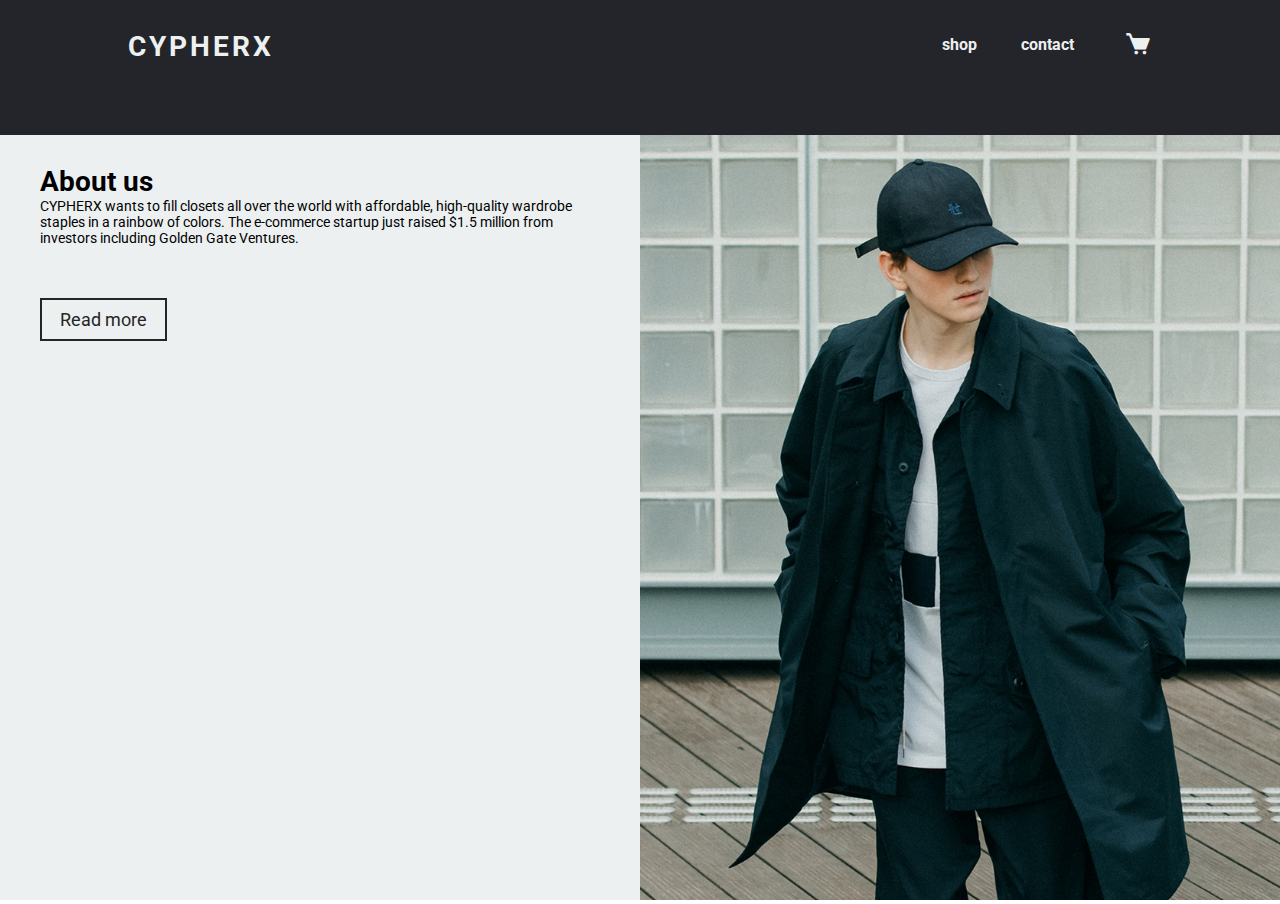
<file: CYPHERX/index.html>
<!DOCTYPE html>
<html lang="en">
<head>
    <meta charset="UTF-8">
    <meta http-equiv="X-UA-Compatible" content="IE=edge">
    <meta name="viewport" content="width=device-width, initial-scale=1.0">
    <title>CYPHERX Ecommerce Website</title>
    <!--CSS link-->
    <link rel="stylesheet" href="stylesheet/style.css">
    <!--BOXICONS link-->
    <link href='https://unpkg.com/boxicons@2.1.1/css/boxicons.min.css' rel='stylesheet'>
    
</head>
<body>
    <!-- Header -->
    <header>
        <a href="index.html" class="logo">CYPHERX</a>
        <!-- Nav -->
        <nav>
            <ul class="nav-links">
                <li><a href="shop.html">shop</a></li>
                <li><a href="contact.html">contact</a></li>
            </ul>
        </nav>
        <!-- CartIcon -->
        <i class='bx bxs-cart' id="cart-icon"></i>
         <!-- Cart -->
        <div class="cart">
            <h2 class="cart-title">Your cart</h2>
            <div class="cart-content">

            </div>
            <!-- Total price -->
            <div class="total">
                <div class="price-text">
                    <div class="total-title">Total</div>
                    <div class="total-price">$0</div>
                </div>
                <!-- Buy button -->
                <button type="button" class="btn-buy">Buy Now</button>
            </div>

            <!-- Closing cart -->
            <i class='bx bx-x' id="close-cart"></i>
        </div>
    </header>
    <div class="main">
        <div class="section-left">
            <div class="section-left-content">
                <h2 class="title">About us</h2>
                <p class="text">CYPHERX wants to fill closets all over the world with affordable,
                high-quality wardrobe staples in a rainbow of colors.
                The e-commerce startup just raised $1.5 million from investors including Golden Gate Ventures.<br><br>
                <span class="more-text">The latest fashion trend isn’t a seasonal color or a must-have style:
                it’s the concept of sustainable fashion and ethical clothing. The textiles industry is wreaking havoc
                on the environment between the processes
                to make clothing and the waste when it gets tossed,
                so we are here to fix that issue.</span>
                </p>
                <p class="readmore-button">Read more</p>
            </div>
        </div>
        <div class="section-right">
            <img class="banner" src="items/banner.jpg">
        </div>
    
    </div>
    <script src="scripts/main.js"></script>
    <script src="scripts/readmore.js"></script>
</body>
</html>
</file>
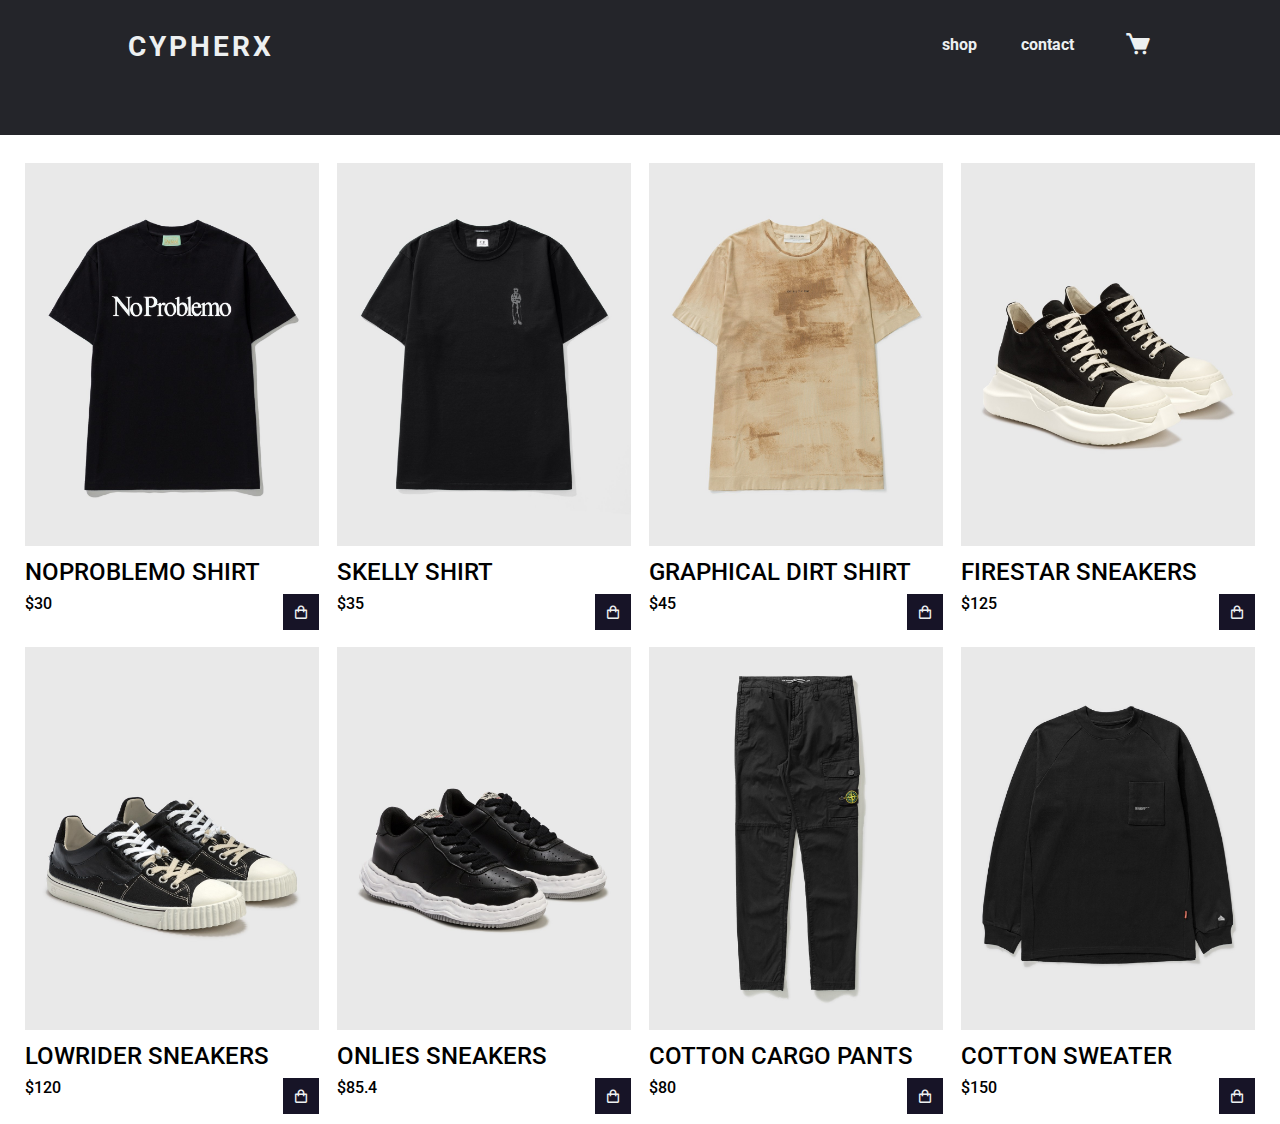
<file: CYPHERX/shop.html>
<!DOCTYPE html>
<html lang="en">
<head>
    <meta charset="UTF-8">
    <meta http-equiv="X-UA-Compatible" content="IE=edge">
    <meta name="viewport" content="width=device-width, initial-scale=1.0">
    <title>CYPHERX Ecommerce Website</title>
    <!--CSS link-->
    <link rel="stylesheet" href="stylesheet/style.css">
    <!--BOXICONS link-->
    <link href='https://unpkg.com/boxicons@2.1.1/css/boxicons.min.css' rel='stylesheet'>
</head>
<body>
     <!-- Header -->
    <header>
        <a href="index.html" class="logo">CYPHERX</a>
        <!-- Nav -->
        <nav>
            <ul class="nav-links">
                <li><a href="shop.html">shop</a></li>
                <li><a href="contact.html">contact</a></li>
            </ul>
        </nav>
        <!-- CartIcon -->
        <i class='bx bxs-cart' id="cart-icon"></i>
        <!-- Cart -->
        <div class="cart">
            <h2 class="cart-title">Your cart</h2>
            <div class="cart-content">

            </div>
            <!-- Total price -->
            <div class="total">
                <div class="price-text">
                    <div class="total-title">Total</div>
                    <div class="total-price">$0</div>
                </div>
                <!-- Buy button -->
                <button type="button" class="btn-buy">Buy Now</button>
            </div>

            <!-- Closing cart -->
            <i class='bx bx-x' id="close-cart"></i>
        </div>
    </header>
    <!-- Shop Panel -->
    <section class="shop container">
        <h2 class="section-title">Shop Products</h2>
        <div class="shop-content">
            <div class="product-box">
                <img src="items/shirt1.jpg" alt="" class="product-image">
                <h2 class="product-title">noproblemo SHIRT</h2>
                <span class="price">$30</span>
                <i class='bx bx-shopping-bag add-cart'></i>
            </div>
            <div class="product-box">
                <img src="items/shirt2.jpg" alt="" class="product-image">
                <h2 class="product-title">skelly SHIRT</h2>
                <span class="price">$35</span>
                <i class='bx bx-shopping-bag add-cart'></i>
            </div>
            <div class="product-box">
                <img src="items/shirt3.jpg" alt="" class="product-image">
                <h2 class="product-title">graphical dirt SHIRT</h2>
                <span class="price">$45</span>
                <i class='bx bx-shopping-bag add-cart'></i>
            </div>
            <div class="product-box">
                <img src="items/shoes1.jpg" alt="" class="product-image">
                <h2 class="product-title">firestar sneakers</h2>
                <span class="price">$125</span>
                <i class='bx bx-shopping-bag add-cart'></i>
            </div>
            <div class="product-box">
                <img src="items/shoes2.jpg" alt="" class="product-image">
                <h2 class="product-title">lowrider sneakers</h2>
                <span class="price">$120</span>
                <i class='bx bx-shopping-bag add-cart'></i>
            </div>
            <div class="product-box">
                <img src="items/shoes3.jpg" alt="" class="product-image">
                <h2 class="product-title">onlies sneakers</h2>
                <span class="price">$85.4</span>
                <i class='bx bx-shopping-bag add-cart'></i>
            </div>
            <div class="product-box">
                <img src="items/pants.jpg" alt="" class="product-image">
                <h2 class="product-title">cotton cargo pants</h2>
                <span class="price">$80</span>
                <i class='bx bx-shopping-bag add-cart'></i>
            </div>
            <div class="product-box">
                <img src="items/sweater.jpg" alt="" class="product-image">
                <h2 class="product-title">cotton sweater</h2>
                <span class="price">$150</span>
                <i class='bx bx-shopping-bag add-cart'></i>
            </div>
        </div>
        <script src="scripts/main.js"></script>
    </section> 
    <script src="scripts/main.js"></script>
</body>
</html>
</file>
<file: CYPHERX/stylesheet/style.css>
/* Google Fonts */
@import url('https://fonts.googleapis.com/css2?family=Roboto:wght@400;500;700&display=swap');

@media all and (max-width: 1000px){
	.section-left-content{
        width: 100%;
    } 
    .banner{
		width: 100%
	}

	.form{
	    width: 80%;

	}	
}

*{
    font-family: 'Roboto', sans-serif;
    margin: 0;
    padding: 0;
    scroll-behavior: smooth;
    box-sizing: border-box;
    list-style: none;
    text-decoration: none;
}
:root{
    --main-color: #fd4646;
    --text-color: #171427;
    --bg-color: #edf0f1;
    --navtext-color: #edf0f1;
    --nav-color: #24252A;
}
img{
    width: 100%;
}
/* Header */
header{
    display: flex;
    justify-content: flex-end;
    position: fixed;
    padding: 30px 10%;
    width: 100%;
    height: 15vh;
    background: var(--nav-color);
    z-index: 100;
}
body{
    width: 100%;
    height: auto;
    overflow-x: hidden;
}
li, a, i {
    font-weight: 700;
    font-size: 16px;
    color: var(--navtext-color);
    text-decoration: none;
}
.nav-links{
    list-style: none;
}
.nav-links li{
    display: inline-block;
    padding: 5px 20px;
}
.nav-links li a{
    transition: all 0.3s ease 0s;
}
.nav-links li a:hover{
    color: #fd4646;
}
.logo{
    letter-spacing: 3px;
    margin-right: auto;
    font-size: 28px;
    color: var(--navtext-color);
    transition: all 0.3s ease 0s;
}
.logo:hover{
    color: #fd4646;
}
#cart-icon{
    margin-left: 30px;
    font-size: 28px;
    color: var(--navtext-color);
    cursor: pointer;
    transition: all 0.3s ease 0s;
}
#cart-icon:hover{
    color: #fd4646;
}
/* Contact CSS */
.form{
	width: 30%;
	position: absolute;
	top:45%;
	left:50%;
	transform: translateX(-50%) translateY(-50%);
    z-index: -100;
}
.form > input, .form > textarea{
	border: none;
	background-color: transparent;
	color: #252525;
	font-size: 14px; 
	width: 100%;
	display: block;
	margin: 2vh 0;
	padding: 1vh 0;
	border-bottom: 2px solid #252525;
}
.form > textarea{
	height: 20vh;
	resize: none;
}
.form > button{
	background-color: transparent;
	border: 2px solid #252525;
	margin-top: 4vh;
	margin-right: auto;
	margin-left: auto; 
	display: block;
	width: 70%;
	padding: 1vh 0;
	color: #252525;
	font-size: 18px;	
	cursor: pointer;
	transition: 0.2s;
}
.form > button:hover{
	background-color: #4a4a4a;
	color:var(--navtext-color);
}
/* Home Page/About us CSS */
.main{
    height: 100vh;
    display: flex;
    padding-top: 15vh;
}
.title{
    font-size: 28px;
    font-weight: 700;
}
.text{
    font-size: 14px;
    font-weight: 400;
}
.section-left{
    background-color: var(--bg-color);
    display: flex;
    justify-content: center;
    width: 50%;
    height: 100%;
}
.section-left-content{
    padding: 30px 40px 0 40px;
}
.more-text{
    display: none;
    transition: all 0.3s ease;
}
.text.show-more .more-text{
    display: inline;
    transition: all 0.3s ease;
}
.readmore-button{
    background-color: transparent;
	border: 2px solid #252525;
	display: inline-block;
    margin-top: 4vh;
	padding: 1vh 2vh;
	color: #252525;
	font-size: 18px;	
	cursor: pointer;
	transition: 0.2s ease;
    position: relative;
    z-index: 1;
}
.readmore-button:hover{
    background-color: #4a4a4a;
	color:var(--navtext-color);
}
.section-right{
    width: 50%;
    height: 100%;
}
.banner{
    height: 100%;
    width: 100%;
    object-fit: cover;
}
/* Shop Content CSS*/
.shop-content{
    padding: 15vh 25px 10px 25px;
    display: grid;
    grid-template-columns: repeat(auto-fit,minmax(250px,auto));
    gap: 1.1rem;
    z-index: 1;
}
.product-box:hover{
    padding: 10px;
    border: 1px solid var(--text-color);
    transition: 0.4s ease;
}
.product-image{
    height: auto;
    width: 100%;
    margin-bottom: 0.5rem;
}
.price{
    font-weight: 500;
    display: inline-block;
}
.product-title{
    font-weight: 500;
    text-transform: uppercase;
    margin-bottom: 0.5rem;
}
.add-cart{
    position: relative;
    float: right;
    bottom: 0;
    right: 0;
    background-color: var(--text-color);
    color: var(--navtext-color);
    padding: 10px;
    cursor: pointer;
}
/* Cart design CSS */
.cart{
    position: fixed;
    top: 0;
    right: -100%;
    width: 360px;
    min-height: 100vh;
    padding: 20px;
    background: var(--bg-color);
    box-shadow: -2px 0 4px hsl(0 4% 15 / 10%);
    z-index: 10;
    border: 2px solid var(--text-color);
    transition: 0.3s;
}
.cart.active{
    right: 0;
}
.cart-title{
    text-align: center;
    font-size: 20px;
    font-weight: 500;
    margin-top: 10px;
}
.cart-box{
    width: 100%;
    margin-top: 1rem;
    /*border-bottom: 2px solid;*/
}
.item-box{
    display: flex;
    width: 100%;
    align-items: center;
    
    justify-content: space-between;
}
.cart-img{
    flex-shrink: 0;
    width: 40%;
    height: auto;
    padding: 10px;
}
.detail-box{
    display: grid;
    row-gap: 0.5rem;
}
.cart-product-title{
    font-size: 1rem;
    text-transform: uppercase;
}
.cart-price{
    font-weight: 500;
}
.cart-quantity{
    border: 1px solid var(--text-color);
    outline-color: var(--main-color);
    width: 2.5rem;
    text-align: center;
    font-size: 1rem;
}
.cart-remove{
    font-size: 1.5rem;
    color: var(--main-color);
    cursor: pointer;
}
.total{
    width: 100%;
    display: flex;
    justify-content: space-between;
    align-items: center;
    padding-top: 1rem;
    margin-top: 1.5rem;
    border-top: 3px solid var(--text-color);
}
.price-text{
    display: flex;
}
.total-title{
    font-size: 1rem;
    font-weight: 500;
}
.total-price{
    margin-left: 0.5rem;
}
.btn-buy{
    padding: 12px 20px;
    background: transparent;
    font-size: 1rem;
    font-weight: 500;
    cursor: pointer;
    border: 2px solid #252525;
    color: #252525;
    transition: 0.4 ease;
}
.btn-buy:hover{
    background-color: #4a4a4a;
	color:var(--navtext-color);
}
#close-cart{
    position: absolute;
    top: 1rem;
    right: 0.8rem;
    font-size: 2rem;
    color: var(--text-color);
    cursor: pointer;
}
</file>
